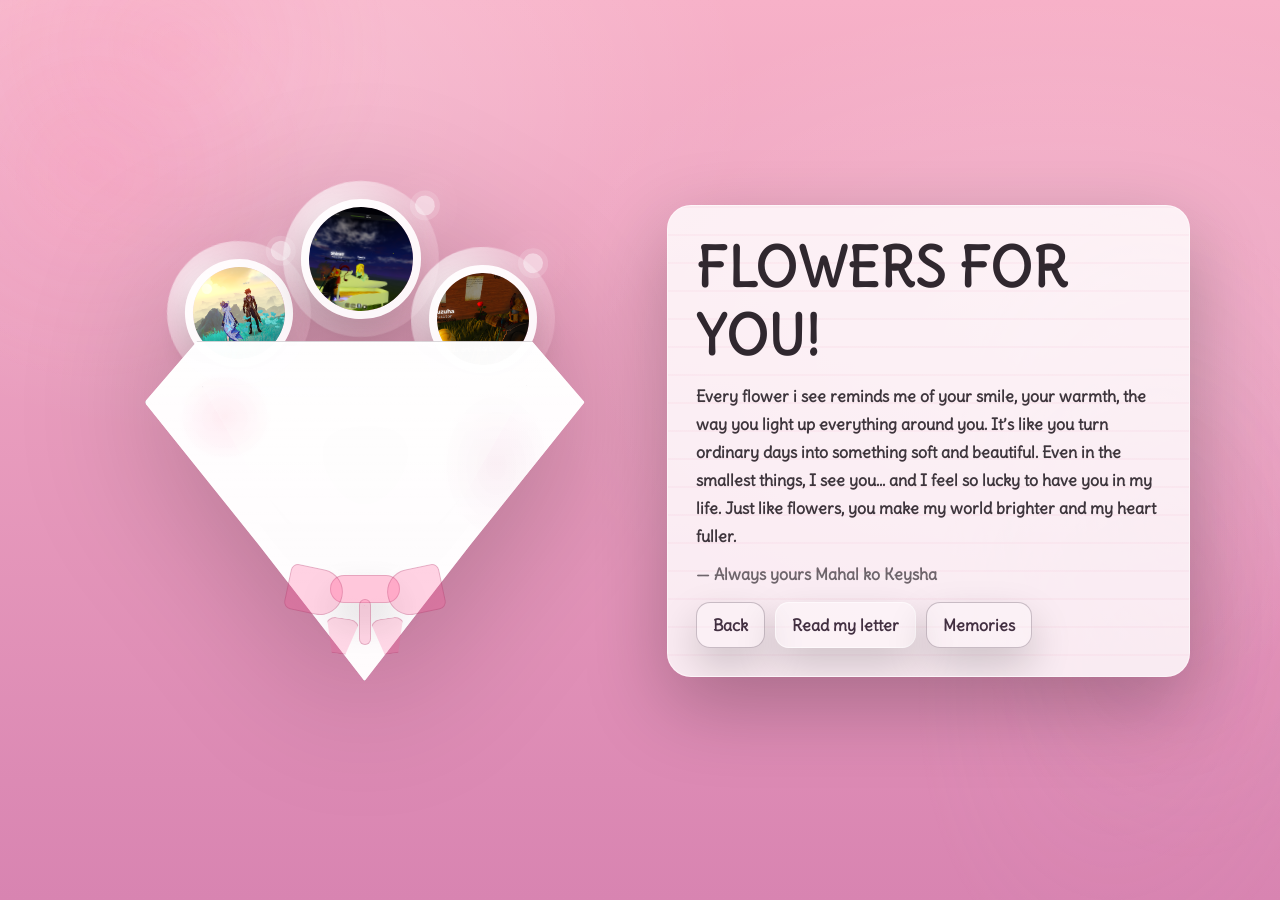
<file: gift.html>
<!doctype html>
<html lang="en">
  <head>
    <meta charset="UTF-8" />
    <meta name="viewport" content="width=device-width, initial-scale=1.0" />
    <title>Flowers For You</title>
    <meta name="theme-color" content="#ff4d8d" />
    <link rel="preconnect" href="https://fonts.gstatic.com" crossorigin />
    <link href="https://fonts.googleapis.com/css2?family=Delius&display=swap" rel="stylesheet" />
    <link rel="stylesheet" href="theme.css" />
    <style>
      :root {
        --pink-1: #f7b1c8;
        --pink-2: #d884b1;
        --ink: rgba(25, 18, 25, 0.9);
        --muted: rgba(25, 18, 25, 0.62);
        --paper: rgba(255, 255, 255, 0.86);
        --stroke: rgba(60, 20, 45, 0.18);
      }

      * {
        box-sizing: border-box;
      }

      html,
      body {
        height: 100%;
      }

      body {
        margin: 0;
        font-family: Delius, system-ui, -apple-system, Segoe UI, Roboto, Arial, sans-serif;
        color: var(--ink);
        background:
          radial-gradient(900px 600px at 18% 10%, rgba(255, 255, 255, 0.22), transparent 58%),
          radial-gradient(900px 600px at 82% 38%, rgba(255, 255, 255, 0.18), transparent 58%),
          linear-gradient(180deg, var(--pink-1), var(--pink-2));
        overflow-x: hidden;
      }

      .page {
        position: relative;
        z-index: 1;
        min-height: 100svh;
        display: grid;
        place-items: center;
        padding: 26px 18px 44px;
      }

      .wrap {
        width: min(1100px, 100%);
        display: grid;
        grid-template-columns: 1.05fr 1fr;
        gap: clamp(16px, 2.8vw, 28px);
        align-items: center;
      }

      .bouquet-panel {
        display: grid;
        place-items: center;
        padding-top: 0;
      }

      .bouquet {
        width: min(440px, 100%);
        position: relative;
        filter: drop-shadow(0 26px 70px rgba(0, 0, 0, 0.22));
        animation: sway 3.6s ease-in-out infinite;
      }

      @keyframes sway {
        0% {
          transform: rotate(-0.6deg) translateY(0);
        }
        50% {
          transform: rotate(0.9deg) translateY(-3px);
        }
        100% {
          transform: rotate(-0.6deg) translateY(0);
        }
      }

      .flowers {
        position: absolute;
        left: 50%;
        top: -28px;
        transform: translateX(-50%);
        width: 100%;
        height: 260px;
        pointer-events: none;
      }

      .flower {
        position: absolute;
        width: 108px;
        height: 108px;
      }

      .flower::before {
        content: "";
        position: absolute;
        inset: -18px;
        border-radius: 999px;
        background:
          radial-gradient(circle at 30% 30%, rgba(255, 255, 255, 0.95), rgba(255, 255, 255, 0.35) 55%,
            rgba(255, 255, 255, 0.12) 100%),
          radial-gradient(circle at 70% 60%, rgba(255, 77, 141, 0.25), transparent 55%);
        opacity: 0.85;
        filter: blur(0.2px);
      }

      .flower .pic {
        position: absolute;
        inset: 0;
        width: 100%;
        height: 100%;
        border-radius: 999px;
        object-fit: cover;
        border: 8px solid rgba(255, 255, 255, 0.9);
        box-shadow: 0 18px 36px rgba(0, 0, 0, 0.16);
      }

      .flower .spark {
        position: absolute;
        right: -8px;
        top: -10px;
        width: 20px;
        height: 20px;
        border-radius: 999px;
        background: rgba(255, 255, 255, 0.8);
        box-shadow:
          0 0 0 5px rgba(255, 255, 255, 0.22),
          0 0 28px rgba(255, 255, 255, 0.35);
        opacity: 0.65;
        animation: twinkle 2.6s ease-in-out infinite;
      }

      @keyframes twinkle {
        0% {
          transform: scale(0.9);
          opacity: 0.45;
        }
        50% {
          transform: scale(1.05);
          opacity: 0.9;
        }
        100% {
          transform: scale(0.9);
          opacity: 0.45;
        }
      }

      /* Paper wrap */
      .wrap-paper {
        position: relative;
        margin-top: 140px;
        height: 340px;
      }

      .paper {
        position: absolute;
        left: 50%;
        top: 0;
        transform: translateX(-50%);
        width: 100%;
        height: 100%;
        background: rgba(255, 255, 255, 0.92);
        border: 1px solid rgba(40, 20, 40, 0.16);
        border-radius: 26px;
        clip-path: polygon(12% 0%, 88% 0%, 100% 18%, 74% 60%, 50% 100%, 26% 60%, 0% 18%);
      }

      .paper::before {
        content: "";
        position: absolute;
        inset: 0;
        border-radius: 26px;
        background:
          radial-gradient(closest-side at 18% 22%, rgba(255, 77, 141, 0.12), transparent 60%),
          radial-gradient(closest-side at 80% 36%, rgba(216, 132, 177, 0.12), transparent 62%),
          linear-gradient(180deg, rgba(255, 255, 255, 0.88), rgba(255, 255, 255, 0.72));
        opacity: 0.9;
        pointer-events: none;
      }

      .paper-fold {
        position: absolute;
        left: 50%;
        top: 20px;
        transform: translateX(-50%);
        width: 74%;
        height: 72%;
        background: rgba(255, 255, 255, 0.4);
        border: 1px dashed rgba(40, 20, 40, 0.16);
        border-radius: 22px;
        clip-path: polygon(0% 10%, 100% 10%, 82% 52%, 50% 100%, 18% 52%);
        opacity: 0.55;
      }

      /* Ribbon */
      .ribbon {
        position: absolute;
        left: 50%;
        bottom: 44px;
        transform: translateX(-50%);
        width: 200px;
        height: 84px;
        pointer-events: none;
      }

      .bow {
        position: absolute;
        left: 50%;
        top: 22px;
        transform: translateX(-50%);
        width: 70px;
        height: 28px;
        background: rgba(255, 77, 141, 0.3);
        border: 1px solid rgba(140, 40, 85, 0.22);
        border-radius: 999px;
        box-shadow: 0 18px 36px rgba(0, 0, 0, 0.14);
      }

      .bow::before,
      .bow::after {
        content: "";
        position: absolute;
        width: 54px;
        height: 44px;
        top: -8px;
        background: rgba(255, 77, 141, 0.24);
        border: 1px solid rgba(140, 40, 85, 0.22);
        border-radius: 14px 44px 44px 14px;
      }

      .bow::before {
        left: -44px;
        transform: rotate(12deg);
      }

      .bow::after {
        right: -44px;
        transform: rotate(-12deg);
        border-radius: 44px 14px 14px 44px;
      }

      .tail {
        position: absolute;
        left: 50%;
        top: 46px;
        transform: translateX(-50%);
        width: 12px;
        height: 46px;
        background: rgba(255, 77, 141, 0.22);
        border: 1px solid rgba(140, 40, 85, 0.22);
        border-radius: 12px;
      }

      .tail::before,
      .tail::after {
        content: "";
        position: absolute;
        top: 18px;
        width: 32px;
        height: 34px;
        background: rgba(255, 77, 141, 0.2);
        border: 1px solid rgba(140, 40, 85, 0.22);
        border-radius: 10px;
        clip-path: polygon(0 0, 100% 0, 70% 100%, 30% 100%);
      }

      .tail::before {
        left: -36px;
        transform: rotate(8deg);
      }

      .tail::after {
        right: -36px;
        transform: rotate(-8deg);
      }

      /* Right panel */
      .text-panel {
        width: 100%;
      }

      .card {
        background: rgba(255, 255, 255, 0.82);
        border: 1px solid rgba(255, 255, 255, 0.42);
        border-radius: 24px;
        box-shadow: 0 28px 80px rgba(0, 0, 0, 0.25);
        padding: clamp(18px, 2.8vw, 28px);
        position: relative;
        overflow: hidden;
      }

      .card::before {
        content: "";
        position: absolute;
        inset: 0;
        background: repeating-linear-gradient(
          to bottom,
          rgba(225, 90, 140, 0.08),
          rgba(225, 90, 140, 0.08) 2px,
          transparent 2px,
          transparent 28px
        );
        opacity: 0.6;
        pointer-events: none;
      }

      .card-inner {
        position: relative;
      }

      .title {
        margin: 0;
        font-size: clamp(30px, 4.2vw, 60px);
        letter-spacing: 0.6px;
        text-transform: uppercase;
        font-weight: 900;
      }

      .message {
        margin: 12px 0 0;
        font-weight: 800;
        line-height: 1.75;
        color: rgba(25, 18, 25, 0.84);
        max-width: 56ch;
      }

      .sig {
        margin: 14px 0 0;
        color: var(--muted);
        font-weight: 900;
      }

      .btn-row {
        position: relative;
        margin-top: 18px;
        display: flex;
        gap: 10px;
        flex-wrap: wrap;
      }

      .btn {
        font-weight: 900;
      }

      .btn.primary {
        background: rgba(255, 255, 255, 0.34);
        border-color: rgba(255, 255, 255, 0.55);
        animation: pulse 1.9s ease-in-out infinite;
      }

      @keyframes pulse {
        0% {
          transform: translateY(0);
        }
        50% {
          transform: translateY(-1px);
        }
        100% {
          transform: translateY(0);
        }
      }

      @media (max-width: 940px) {
        .wrap {
          grid-template-columns: 1fr;
        }
        .bouquet {
          width: min(420px, 92vw);
        }

        .bouquet-panel {
          padding-top: 0;
        }
      }
    </style>
  </head>
  <body data-vfx="petals" data-vfx-count="18" data-theme-ready="0">
    <main class="page" role="main">
      <div class="wrap" aria-label="Gift layout">
        <section class="bouquet-panel" aria-label="Bouquet">
          <div class="bouquet" aria-label="Flowers bouquet">
            <div class="flowers" aria-hidden="true">
              <div class="flower" style="left: 40px; top: 86px; transform: rotate(-10deg)">
                <img class="pic" src="image/Genshin_Impact_4_12_2024_10_33_40_AM.png" alt="" />
                <span class="spark" aria-hidden="true"></span>
              </div>
              <div class="flower" style="left: 156px; top: 26px; transform: rotate(6deg); width: 120px; height: 120px">
                <img class="pic" src="image/RobloxScreenShot20250606_194949271-1.png" alt="" />
                <span class="spark" aria-hidden="true"></span>
              </div>
              <div class="flower" style="left: 284px; top: 92px; transform: rotate(-2deg)">
                <img class="pic" src="image/RobloxScreenShot20250606_184043234-1.png" alt="" />
                <span class="spark" aria-hidden="true"></span>
              </div>
            </div>

            <div class="wrap-paper" aria-hidden="true">
              <div class="paper"></div>
              <div class="paper-fold"></div>
              <div class="ribbon">
                <div class="bow"></div>
                <div class="tail"></div>
              </div>
            </div>
          </div>
        </section>

        <section class="text-panel" aria-label="Gift message">
          <div class="card">
            <div class="card-inner">
              <h1 class="title">Flowers for you!</h1>
              <p class="message">
                Every flower i see reminds me of your smile, your warmth, the way you light up everything around you.
                It’s like you turn ordinary days into something soft and beautiful.
                Even in the smallest things, I see you… and I feel so lucky to have you in my life.
                Just like flowers, you make my world brighter and my heart fuller.
              </p>
              <p class="sig">— Always yours Mahal ko Keysha</p>

              <div class="btn-row" aria-label="Navigation">
                <a class="v-btn btn" href="anniversary.html">Back</a>
                <a class="v-btn btn primary" href="valentines.html">Read my letter</a>
                <a class="v-btn btn" href="memories.html">Memories</a>
              </div>
            </div>
          </div>
        </section>
      </div>
    </main>

    <script src="theme.js"></script>
  </body>
</html>
</file>
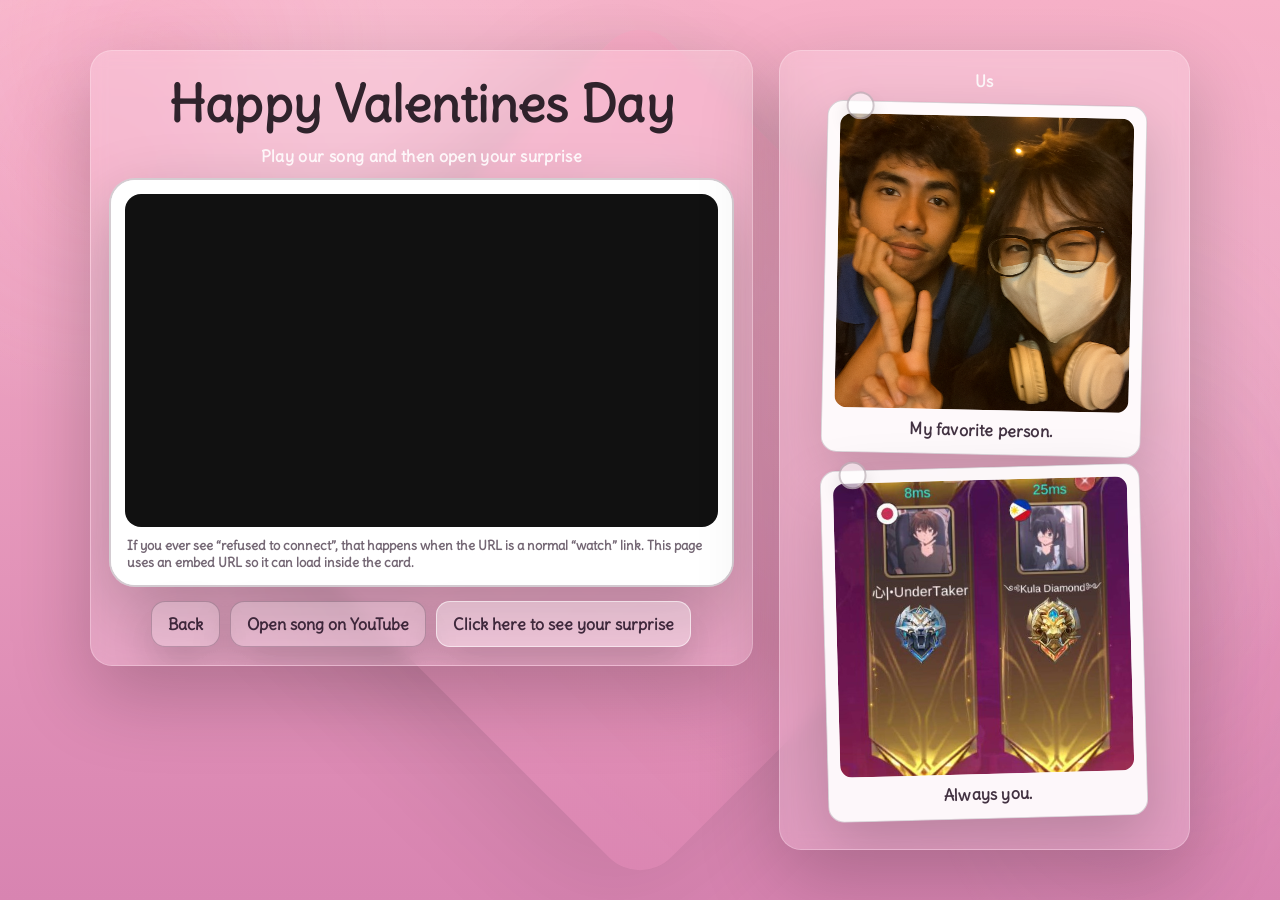
<file: lovesong.html>
<!doctype html>
<html lang="en">
  <head>
    <meta charset="UTF-8" />
    <meta name="viewport" content="width=device-width, initial-scale=1.0" />
    <title>Love Song</title>
    <meta name="theme-color" content="#ff4d8d" />
    <link rel="preconnect" href="https://fonts.gstatic.com" crossorigin />
    <link href="https://fonts.googleapis.com/css2?family=Delius&display=swap" rel="stylesheet" />
    <link rel="stylesheet" href="theme.css" />
    <style>
      :root {
        --pink-1: #f7b1c8;
        --pink-2: #d884b1;
        --ink: rgba(25, 18, 25, 0.9);
        --muted: rgba(25, 18, 25, 0.6);
        --stroke: rgba(60, 20, 45, 0.18);
      }

      * {
        box-sizing: border-box;
      }

      html,
      body {
        height: 100%;
      }

      body {
        margin: 0;
        font-family: Delius, system-ui, -apple-system, Segoe UI, Roboto, Arial, sans-serif;
        color: var(--ink);
        background:
          radial-gradient(900px 600px at 18% 10%, rgba(255, 255, 255, 0.22), transparent 58%),
          radial-gradient(900px 600px at 82% 38%, rgba(255, 255, 255, 0.18), transparent 58%),
          linear-gradient(180deg, var(--pink-1), var(--pink-2));
        /* Allow vertical scrolling (mobile content can be taller than the viewport) */
        overflow-x: hidden;
        overflow-y: auto;
        -webkit-overflow-scrolling: touch;
      }

      /* Big soft heart in the background (subtle) */
      .bg-heart {
        position: fixed;
        inset: 0;
        pointer-events: none;
        display: grid;
        place-items: center;
        z-index: 0;
        opacity: 0.6;
      }

      .bg-heart::before {
        content: "";
        width: min(80vmin, 620px);
        height: min(80vmin, 620px);
        transform: rotate(45deg);
        border-radius: 44px;
        background:
          radial-gradient(closest-side at 25% 25%, rgba(255, 255, 255, 0.35), rgba(255, 255, 255, 0.08) 62%,
            rgba(255, 255, 255, 0.05) 100%),
          linear-gradient(180deg, rgba(255, 77, 141, 0.18), rgba(255, 77, 141, 0.06));
        box-shadow: 0 35px 120px rgba(0, 0, 0, 0.18);
        animation: heartBreathe 2.9s ease-in-out infinite;
      }

      @keyframes heartBreathe {
        0% {
          transform: rotate(45deg) scale(1);
        }
        50% {
          transform: rotate(45deg) scale(1.02);
        }
        100% {
          transform: rotate(45deg) scale(1);
        }
      }


      .page {
        position: relative;
        z-index: 1;
        min-height: 100svh;
        display: grid;
        place-items: center;
        padding: 24px 18px;
      }

      .wrap {
        width: min(1100px, 100%);
        display: grid;
        grid-template-columns: 1.45fr 0.9fr;
        gap: clamp(14px, 2.6vw, 26px);
        align-items: start;
      }

      .panel {
        background: rgba(255, 255, 255, 0.18);
        border: 1px solid rgba(255, 255, 255, 0.24);
        border-radius: 22px;
        box-shadow: 0 28px 80px rgba(0, 0, 0, 0.22);
        backdrop-filter: blur(8px);
        overflow: hidden;
      }

      /* Left: YouTube player card (like screenshot) */
      .player-card {
        padding: 18px;
        position: relative;
      }

      .headline {
        margin: 4px 0 10px;
        font-size: clamp(28px, 4.2vw, 50px);
        letter-spacing: 0.3px;
        text-align: center;
      }

      .sub {
        margin: 0 0 12px;
        color: rgba(255, 255, 255, 0.88);
        font-weight: 800;
        letter-spacing: 0.35px;
        text-align: center;
      }

      .screen {
        background: rgba(255, 255, 255, 0.92);
        border: 2px solid rgba(40, 20, 40, 0.2);
        border-radius: 26px;
        box-shadow: 0 26px 70px rgba(0, 0, 0, 0.22);
        overflow: hidden;
      }

      .screen-inner {
        background: rgba(255, 255, 255, 0.98);
        padding: 14px;
      }

      .yt {
        width: 100%;
        aspect-ratio: 16 / 9;
        border: 0;
        display: block;
        border-radius: 16px;
        background: #111;
      }

      .yt-note {
        margin: 10px 2px 0;
        color: rgba(40, 20, 40, 0.65);
        font-weight: 900;
        font-size: 13px;
      }

      .btn-row {
        display: flex;
        gap: 10px;
        justify-content: center;
        flex-wrap: wrap;
        margin-top: 14px;
      }

      .btn {
        font-weight: 900;
      }

      /* Right: pinned photo strip */
      .side {
        padding: 18px 16px;
      }

      .pin-title {
        margin: 2px 0 12px;
        text-align: center;
        font-weight: 900;
        letter-spacing: 0.25px;
        color: rgba(255, 255, 255, 0.9);
      }

      .polaroid {
        position: relative;
        background: rgba(255, 255, 255, 0.92);
        border: 1px solid rgba(40, 20, 40, 0.18);
        border-radius: 16px;
        box-shadow: 0 22px 60px rgba(0, 0, 0, 0.18);
        padding: 12px 12px 14px;
        margin: 12px auto;
        max-width: 320px;
      }

      .polaroid:nth-child(2) {
        transform: rotate(1.2deg);
      }

      .polaroid:nth-child(3) {
        transform: rotate(-1.5deg);
      }

      .clip {
        position: absolute;
        left: 18px;
        top: -10px;
        width: 28px;
        height: 28px;
        border-radius: 999px;
        border: 2px solid rgba(50, 20, 40, 0.24);
        background: rgba(255, 255, 255, 0.65);
        box-shadow: 0 10px 18px rgba(0, 0, 0, 0.12);
      }

      .polaroid img {
        width: 100%;
        aspect-ratio: 1 / 1;
        object-fit: cover;
        display: block;
        border-radius: 12px;
      }

      .cap {
        margin: 10px 2px 0;
        font-weight: 900;
        color: rgba(35, 18, 35, 0.86);
        letter-spacing: 0.2px;
        text-align: center;
      }

      @media (max-width: 960px) {
        .wrap {
          grid-template-columns: 1fr;
        }

        /* Extra safety: ensure the centered layout doesn't prevent scroll on small screens */
        .page {
          place-items: start;
        }
      }
    </style>
  </head>
  <body data-vfx="hearts" data-vfx-count="16" data-theme-ready="0">
    <div class="bg-heart" aria-hidden="true"></div>

    <main class="page" role="main">
      <div class="wrap" aria-label="Love song layout">
        <section class="panel player-card" aria-label="Music player">
          <h1 class="headline">Happy Valentines Day</h1>
          <p class="sub">Play our song and then open your surprise</p>

          <div class="screen" aria-label="YouTube screen">
            <div class="screen-inner">
              <!--
                IMPORTANT:
                Replace ONLY the video id inside the iframe URL below.
                Example:
                  src="https://www.youtube.com/embed/dQw4w9WgXcQ?..."

                If you want it to autoplay, YouTube usually requires mute=1.
              -->
              <iframe
                class="yt"
                title="Love song"
                src="https://www.youtube-nocookie.com/embed/3MFMBC2P8Oc?rel=0&modestbranding=1&playsinline=1"
                allow="accelerometer; autoplay; clipboard-write; encrypted-media; gyroscope; picture-in-picture; web-share"
                referrerpolicy="strict-origin-when-cross-origin"
                allowfullscreen
              ></iframe>

              <p class="yt-note">
                If you ever see “refused to connect”, that happens when the URL is a normal “watch” link.
                This page uses an <b>embed</b> URL so it can load inside the card.
              </p>
            </div>
          </div>

          <div class="btn-row">
            <a class="v-btn btn" href="anniversary.html">Back</a>
            <a
              class="v-btn btn"
              href="https://www.youtube.com/watch?v=3MFMBC2P8Oc"
              target="_blank"
              rel="noopener noreferrer"
              >Open song on YouTube</a
            >
            <a class="v-btn btn primary" href="surprise.html">Click here to see your surprise</a>
          </div>
        </section>

        <aside class="panel side" aria-label="Our photos">
          <div class="pin-title">Us</div>

          <div class="polaroid">
            <div class="clip" aria-hidden="true"></div>
            <img src="image/raw.png" alt="Our picture" loading="eager" />
            <div class="cap">My favorite person.</div>
          </div>

          <div class="polaroid">
            <div class="clip" aria-hidden="true"></div>
            <img src="image/Screenshot_20251103-213011.jpg" alt="Another picture of us" loading="lazy" />
            <div class="cap">Always you.</div>
          </div>
        </aside>
      </div>
    </main>

    <script src="theme.js"></script>
  </body>
</html>
</file>
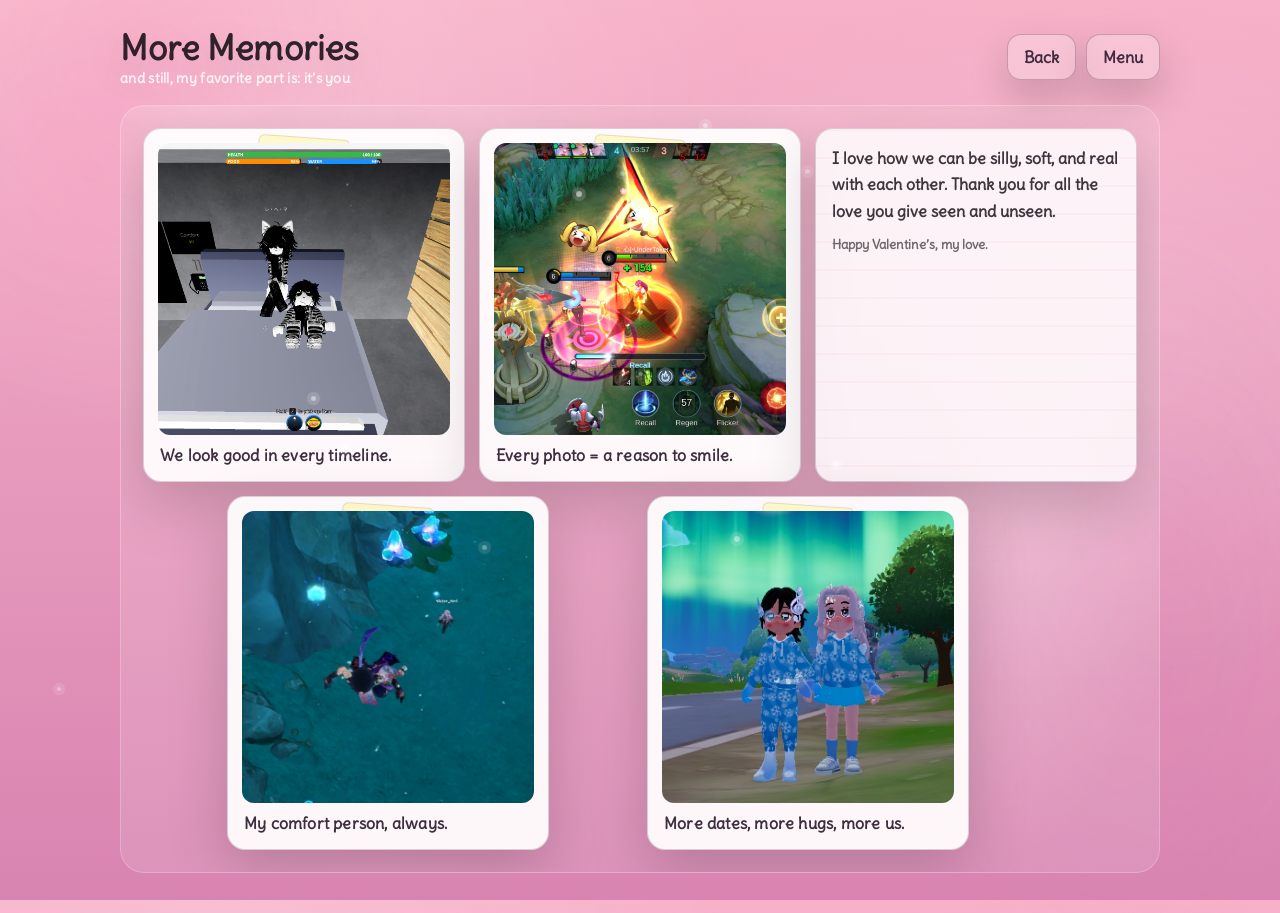
<file: memories-2.html>
<!doctype html>
<html lang="en">
  <head>
    <meta charset="UTF-8" />
    <meta name="viewport" content="width=device-width, initial-scale=1.0" />
    <title>More Memories</title>
    <meta name="theme-color" content="#ff4d8d" />
    <link rel="preconnect" href="https://fonts.gstatic.com" crossorigin />
    <link href="https://fonts.googleapis.com/css2?family=Delius&display=swap" rel="stylesheet" />
    <link rel="stylesheet" href="theme.css" />
    <style>
      :root {
        --pink-1: #f7b1c8;
        --pink-2: #d884b1;
        --paper: rgba(255, 255, 255, 0.86);
        --ink: rgba(25, 18, 25, 0.9);
        --muted: rgba(25, 18, 25, 0.62);
        --stroke: rgba(60, 20, 45, 0.18);
      }

      * {
        box-sizing: border-box;
      }

      html,
      body {
        height: 100%;
      }

      body {
        margin: 0;
        font-family: Delius, system-ui, -apple-system, Segoe UI, Roboto, Arial, sans-serif;
        color: var(--ink);
        background:
          radial-gradient(900px 600px at 18% 10%, rgba(255, 255, 255, 0.22), transparent 58%),
          radial-gradient(900px 600px at 82% 38%, rgba(255, 255, 255, 0.18), transparent 58%),
          linear-gradient(180deg, var(--pink-1), var(--pink-2));
        overflow-x: hidden;
      }

      .page {
        position: relative;
        z-index: 1;
        min-height: 100svh;
        padding: 26px 18px 40px;
      }

      .topbar {
        width: min(1040px, 100%);
        margin: 0 auto 18px;
        display: flex;
        align-items: center;
        justify-content: space-between;
        gap: 12px;
      }

      .title {
        margin: 0;
        font-size: clamp(22px, 3.2vw, 34px);
        letter-spacing: 0.2px;
        text-shadow: 0 14px 40px rgba(0, 0, 0, 0.18);
      }

      .subtitle {
        margin: 0;
        color: rgba(255, 255, 255, 0.85);
        font-weight: 700;
        letter-spacing: 0.3px;
        font-size: 14px;
      }

      .actions {
        display: flex;
        gap: 10px;
        align-items: center;
        flex-wrap: wrap;
        justify-content: flex-end;
      }

      .btn {
        display: inline-flex;
        align-items: center;
        justify-content: center;
        padding: 10px 14px;
        border-radius: 14px;
        border: 1px solid rgba(40, 20, 40, 0.24);
        background: rgba(255, 255, 255, 0.2);
        color: rgba(40, 20, 40, 0.88);
        font-weight: 800;
        text-decoration: none;
        box-shadow: 0 18px 40px rgba(0, 0, 0, 0.18);
        backdrop-filter: blur(6px);
      }
      .btn:hover {
        background: rgba(255, 255, 255, 0.28);
      }

      .board {
        width: min(1040px, 100%);
        margin: 0 auto;
        background: rgba(255, 255, 255, 0.12);
        border: 1px solid rgba(255, 255, 255, 0.22);
        border-radius: 24px;
        padding: clamp(14px, 2.4vw, 22px);
        position: relative;
        overflow: hidden;
      }

      .board::before {
        content: "";
        position: absolute;
        inset: -140px;
        background:
          radial-gradient(closest-side at 12% 15%, rgba(255, 255, 255, 0.25), transparent 62%),
          radial-gradient(closest-side at 80% 50%, rgba(255, 255, 255, 0.16), transparent 60%),
          radial-gradient(closest-side at 50% 92%, rgba(255, 255, 255, 0.18), transparent 64%);
        transform: rotate(8deg);
        pointer-events: none;
      }

      .grid {
        position: relative;
        display: grid;
        grid-template-columns: repeat(12, minmax(0, 1fr));
        grid-auto-rows: 32px;
        gap: 14px;
        z-index: 1;
      }

      .piece {
        border-radius: 18px;
        border: 1px solid var(--stroke);
        background: var(--paper);
        box-shadow: 0 22px 60px rgba(0, 0, 0, 0.18);
        position: relative;
        overflow: hidden;
        transform: translateY(10px);
        opacity: 0;
        animation: popIn 620ms ease forwards;
        transition: transform 180ms cubic-bezier(0.2, 0.8, 0.2, 1), box-shadow 180ms cubic-bezier(0.2, 0.8, 0.2, 1);
        will-change: transform;
      }

      .piece:hover {
        transform: translateY(-2px) rotate(-0.15deg);
        box-shadow: 0 28px 80px rgba(0, 0, 0, 0.22);
      }
      .piece:nth-child(2) {
        animation-delay: 110ms;
      }
      .piece:nth-child(3) {
        animation-delay: 180ms;
      }
      .piece:nth-child(4) {
        animation-delay: 260ms;
      }
      .piece:nth-child(5) {
        animation-delay: 340ms;
      }

      @keyframes popIn {
        to {
          transform: translateY(0);
          opacity: 1;
        }
      }

      .polaroid {
        padding: 14px 14px 16px;
        background: rgba(255, 255, 255, 0.92);
      }

      .polaroid .img {
        width: 100%;
        aspect-ratio: 1 / 1;
        object-fit: cover;
        border-radius: 12px;
        display: block;
        filter: contrast(1.02) saturate(1.05);
      }

      .polaroid .cap {
        margin: 10px 2px 0;
        font-weight: 800;
        letter-spacing: 0.2px;
        color: rgba(35, 18, 35, 0.88);
      }

      .tape {
        position: absolute;
        width: 92px;
        height: 22px;
        background: rgba(255, 246, 160, 0.55);
        border: 1px solid rgba(60, 20, 45, 0.12);
        top: 8px;
        left: 50%;
        transform: translateX(-50%) rotate(4deg);
        border-radius: 6px;
      }

      .note {
        padding: 16px 16px 14px;
        background: rgba(255, 255, 255, 0.82);
      }

      .note::before {
        content: "";
        position: absolute;
        inset: 0;
        background: repeating-linear-gradient(
          to bottom,
          rgba(225, 90, 140, 0.08),
          rgba(225, 90, 140, 0.08) 2px,
          transparent 2px,
          transparent 28px
        );
        opacity: 0.65;
        pointer-events: none;
      }

      .note p {
        position: relative;
        margin: 0;
        line-height: 1.65;
        color: rgba(25, 18, 25, 0.84);
        font-weight: 700;
      }

      .note .small {
        margin-top: 10px;
        color: var(--muted);
        font-size: 13px;
        font-weight: 800;
      }

      .p1 {
        grid-column: 1 / span 4;
        grid-row: 1 / span 8;
        transform: rotate(1.8deg) translateY(10px);
      }
      .p2 {
        grid-column: 5 / span 4;
        grid-row: 1 / span 8;
        transform: rotate(-1.4deg) translateY(10px);
      }
      .n1 {
        grid-column: 9 / span 4;
        grid-row: 1 / span 8;
      }
      .p3 {
        grid-column: 2 / span 4;
        grid-row: 9 / span 8;
        transform: rotate(-2.2deg) translateY(10px);
      }
      .p4 {
        grid-column: 7 / span 4;
        grid-row: 9 / span 8;
        transform: rotate(2.2deg) translateY(10px);
      }

      @media (max-width: 940px) {
        .topbar {
          flex-direction: column;
          align-items: flex-start;
        }
        .actions {
          width: 100%;
          justify-content: flex-start;
        }
        .grid {
          grid-template-columns: 1fr;
          grid-auto-rows: auto;
        }
        .p1,
        .p2,
        .n1,
        .p3,
        .p4 {
          grid-column: auto;
          grid-row: auto;
          transform: none;
        }
      }
    </style>
  </head>
  <body data-vfx="sparkles" data-vfx-count="12" data-theme-ready="0">
    <main class="page" role="main">
      <header class="topbar" aria-label="More memories header">
        <div>
          <h1 class="title">More Memories</h1>
          <p class="subtitle">and still, my favorite part is: it’s you</p>
        </div>

        <nav class="actions" aria-label="Page actions">
          <a class="v-btn btn" href="memories.html">Back</a>
          <a class="v-btn btn" href="anniversary.html">Menu</a>
        </nav>
      </header>

      <section class="board" aria-label="More memory board">
        <div class="grid">
          <article class="piece polaroid p1">
            <div class="tape" aria-hidden="true"></div>
            <img
              class="img"
              src="image/Screenshot_390.png"
              alt="Another moment together"
              loading="eager"
            />
            <div class="cap">We look good in every timeline.</div>
          </article>

          <article class="piece polaroid p2">
            <div class="tape" aria-hidden="true"></div>
            <img
              class="img"
              src="image/Screenshot_20250805-203025.jpg"
              alt="A sweet memory"
              loading="lazy"
            />
            <div class="cap">Every photo = a reason to smile.</div>
          </article>

          <article class="piece note n1">
            <p>
              I love how we can be silly, soft, and real with each other. Thank you for all the love you
              give seen and unseen.
            </p>
            <p class="small">Happy Valentine’s, my love.</p>
          </article>

          <article class="piece polaroid p3">
            <div class="tape" aria-hidden="true"></div>
            <img
              class="img"
              src="image/Screenshot_20240503-171303.jpg"
              alt="A cute picture"
              loading="lazy"
            />
            <div class="cap">My comfort person, always.</div>
          </article>

          <article class="piece polaroid p4">
            <div class="tape" aria-hidden="true"></div>
            <img
              class="img"
              src="image/134144331539372936_1452_817_1769984760809.jpg"
              alt="Another cute picture"
              loading="lazy"
            />
            <div class="cap">More dates, more hugs, more us.</div>
          </article>
        </div>
      </section>
    </main>

    <script src="theme.js"></script>
  </body>
</html>
</file>
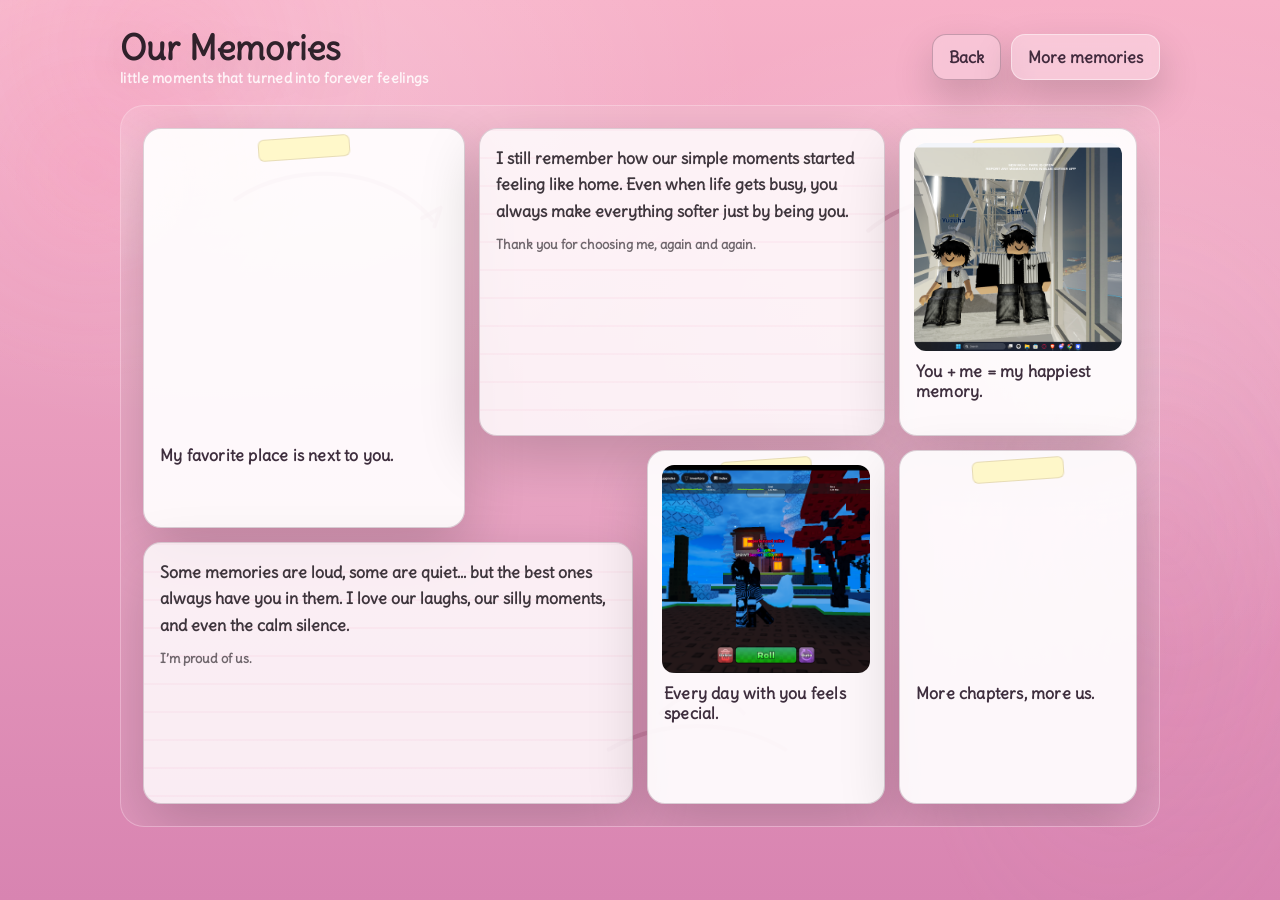
<file: memories.html>
<!doctype html>
<html lang="en">
  <head>
    <meta charset="UTF-8" />
    <meta name="viewport" content="width=device-width, initial-scale=1.0" />
    <title>Our Memories</title>
    <meta name="theme-color" content="#ff4d8d" />
    <link rel="preconnect" href="https://fonts.gstatic.com" crossorigin />
    <link href="https://fonts.googleapis.com/css2?family=Delius&display=swap" rel="stylesheet" />
    <link rel="stylesheet" href="theme.css" />
    <style>
      :root {
        --pink-1: #f7b1c8;
        --pink-2: #d884b1;
        --paper: rgba(255, 255, 255, 0.86);
        --ink: rgba(25, 18, 25, 0.9);
        --muted: rgba(25, 18, 25, 0.62);
        --stroke: rgba(60, 20, 45, 0.18);
      }

      * {
        box-sizing: border-box;
      }

      html,
      body {
        height: 100%;
      }

      body {
        margin: 0;
        font-family: Delius, system-ui, -apple-system, Segoe UI, Roboto, Arial, sans-serif;
        color: var(--ink);
        background:
          radial-gradient(900px 600px at 18% 10%, rgba(255, 255, 255, 0.22), transparent 58%),
          radial-gradient(900px 600px at 82% 38%, rgba(255, 255, 255, 0.18), transparent 58%),
          linear-gradient(180deg, var(--pink-1), var(--pink-2));
        overflow-x: hidden;
      }

      .page {
        position: relative;
        z-index: 1;
        min-height: 100svh;
        padding: 26px 18px 40px;
      }

      .topbar {
        width: min(1040px, 100%);
        margin: 0 auto 18px;
        display: flex;
        align-items: center;
        justify-content: space-between;
        gap: 12px;
      }

      .title {
        margin: 0;
        font-size: clamp(22px, 3.2vw, 34px);
        letter-spacing: 0.2px;
        text-shadow: 0 14px 40px rgba(0, 0, 0, 0.18);
      }

      .subtitle {
        margin: 0;
        color: rgba(255, 255, 255, 0.85);
        font-weight: 700;
        letter-spacing: 0.3px;
        font-size: 14px;
      }

      .actions {
        display: flex;
        gap: 10px;
        align-items: center;
        flex-wrap: wrap;
        justify-content: flex-end;
      }

      .btn {
        display: inline-flex;
        align-items: center;
        justify-content: center;
        padding: 10px 14px;
        border-radius: 14px;
        border: 1px solid rgba(40, 20, 40, 0.24);
        background: rgba(255, 255, 255, 0.2);
        color: rgba(40, 20, 40, 0.88);
        font-weight: 800;
        text-decoration: none;
        box-shadow: 0 18px 40px rgba(0, 0, 0, 0.18);
        backdrop-filter: blur(6px);
      }
      .btn:hover {
        background: rgba(255, 255, 255, 0.28);
      }
      .btn.primary {
        background: rgba(255, 255, 255, 0.3);
        border-color: rgba(255, 255, 255, 0.45);
        animation: pulse 1.9s ease-in-out infinite;
      }
      @keyframes pulse {
        0% {
          transform: translateY(0);
          box-shadow: 0 18px 40px rgba(0, 0, 0, 0.18);
        }
        50% {
          transform: translateY(-1px);
          box-shadow: 0 22px 54px rgba(0, 0, 0, 0.22);
        }
        100% {
          transform: translateY(0);
          box-shadow: 0 18px 40px rgba(0, 0, 0, 0.18);
        }
      }

      .board {
        width: min(1040px, 100%);
        margin: 0 auto;
        background: rgba(255, 255, 255, 0.12);
        border: 1px solid rgba(255, 255, 255, 0.22);
        border-radius: 24px;
        padding: clamp(14px, 2.4vw, 22px);
        position: relative;
        overflow: hidden;
      }

      .board::before {
        content: "";
        position: absolute;
        inset: -140px;
        background:
          radial-gradient(closest-side at 12% 15%, rgba(255, 255, 255, 0.25), transparent 62%),
          radial-gradient(closest-side at 85% 40%, rgba(255, 255, 255, 0.16), transparent 60%),
          radial-gradient(closest-side at 42% 92%, rgba(255, 255, 255, 0.18), transparent 64%);
        transform: rotate(-8deg);
        pointer-events: none;
      }

      .grid {
        position: relative;
        display: grid;
        grid-template-columns: repeat(12, minmax(0, 1fr));
        grid-auto-rows: 32px;
        gap: 14px;
        z-index: 1;
      }

      .piece {
        border-radius: 18px;
        border: 1px solid var(--stroke);
        background: var(--paper);
        box-shadow: 0 22px 60px rgba(0, 0, 0, 0.18);
        position: relative;
        overflow: hidden;
        transform: translateY(10px);
        opacity: 0;
        animation: popIn 620ms ease forwards;
        transition: transform 180ms cubic-bezier(0.2, 0.8, 0.2, 1), box-shadow 180ms cubic-bezier(0.2, 0.8, 0.2, 1);
        will-change: transform;
      }

      .piece:hover {
        transform: translateY(-2px) rotate(0.2deg);
        box-shadow: 0 28px 80px rgba(0, 0, 0, 0.22);
      }
      .piece:nth-child(2) {
        animation-delay: 90ms;
      }
      .piece:nth-child(3) {
        animation-delay: 170ms;
      }
      .piece:nth-child(4) {
        animation-delay: 240ms;
      }
      .piece:nth-child(5) {
        animation-delay: 320ms;
      }
      .piece:nth-child(6) {
        animation-delay: 390ms;
      }

      @keyframes popIn {
        to {
          transform: translateY(0);
          opacity: 1;
        }
      }

      /* Polaroid */
      .polaroid {
        padding: 14px 14px 16px;
        background: rgba(255, 255, 255, 0.92);
      }

      .polaroid .img {
        width: 100%;
        aspect-ratio: 1 / 1;
        object-fit: cover;
        border-radius: 12px;
        display: block;
        filter: contrast(1.02) saturate(1.05);
      }

      .polaroid .cap {
        margin: 10px 2px 0;
        font-weight: 800;
        letter-spacing: 0.2px;
        color: rgba(35, 18, 35, 0.88);
      }

      .tape {
        position: absolute;
        width: 92px;
        height: 22px;
        background: rgba(255, 246, 160, 0.55);
        border: 1px solid rgba(60, 20, 45, 0.12);
        top: 8px;
        left: 50%;
        transform: translateX(-50%) rotate(-4deg);
        border-radius: 6px;
        filter: blur(0.1px);
      }

      /* Note / message */
      .note {
        padding: 16px 16px 14px;
        background: rgba(255, 255, 255, 0.82);
      }

      .note::before {
        content: "";
        position: absolute;
        inset: 0;
        background: repeating-linear-gradient(
          to bottom,
          rgba(225, 90, 140, 0.08),
          rgba(225, 90, 140, 0.08) 2px,
          transparent 2px,
          transparent 28px
        );
        opacity: 0.65;
        pointer-events: none;
      }

      .note p {
        position: relative;
        margin: 0;
        line-height: 1.65;
        color: rgba(25, 18, 25, 0.84);
        font-weight: 700;
      }

      .note .small {
        margin-top: 10px;
        color: var(--muted);
        font-size: 13px;
        font-weight: 800;
      }

      /* Layout positions (collage-like) */
      .p1 {
        grid-column: 1 / span 4;
        grid-row: 1 / span 9;
        transform: rotate(-2.5deg) translateY(10px);
      }
      .n1 {
        grid-column: 5 / span 5;
        grid-row: 1 / span 7;
      }
      .p2 {
        grid-column: 10 / span 3;
        grid-row: 1 / span 7;
        transform: rotate(2.2deg) translateY(10px);
      }
      .n2 {
        grid-column: 1 / span 6;
        grid-row: 10 / span 6;
      }
      .p3 {
        grid-column: 7 / span 3;
        grid-row: 8 / span 8;
        transform: rotate(-1.6deg) translateY(10px);
      }
      .p4 {
        grid-column: 10 / span 3;
        grid-row: 8 / span 8;
        transform: rotate(1.4deg) translateY(10px);
      }

      /* Doodles */
      .doodle {
        position: absolute;
        inset: 0;
        pointer-events: none;
        opacity: 0.65;
      }

      @media (max-width: 940px) {
        .topbar {
          flex-direction: column;
          align-items: flex-start;
        }
        .actions {
          width: 100%;
          justify-content: flex-start;
        }
        .grid {
          grid-template-columns: 1fr;
          grid-auto-rows: auto;
        }
        .p1,
        .n1,
        .p2,
        .n2,
        .p3,
        .p4 {
          grid-column: auto;
          grid-row: auto;
          transform: none;
        }
      }
    </style>
  </head>
  <body data-vfx="hearts" data-vfx-count="18" data-theme-ready="0">
    <main class="page" role="main">
      <header class="topbar" aria-label="Memories header">
        <div>
          <h1 class="title">Our Memories</h1>
          <p class="subtitle">little moments that turned into forever feelings</p>
        </div>

        <nav class="actions" aria-label="Page actions">
          <a class="v-btn btn" href="anniversary.html">Back</a>
          <a class="v-btn btn primary" href="memories-2.html">More memories</a>
        </nav>
      </header>

      <section class="board" aria-label="Memory board">
        <svg class="doodle" viewBox="0 0 1000 700" preserveAspectRatio="none" aria-hidden="true">
          <path
            d="M110 90 C170 50, 260 60, 300 110"
            fill="none"
            stroke="rgba(140, 40, 85, 0.45)"
            stroke-width="4"
            stroke-linecap="round"
          />
          <path
            d="M290 108 l18 -10 l-6 18"
            fill="none"
            stroke="rgba(140, 40, 85, 0.45)"
            stroke-width="4"
            stroke-linecap="round"
            stroke-linejoin="round"
          />
          <path
            d="M720 120 C780 70, 870 80, 910 130"
            fill="none"
            stroke="rgba(140, 40, 85, 0.35)"
            stroke-width="4"
            stroke-linecap="round"
          />
          <path
            d="M902 128 l18 -10 l-6 18"
            fill="none"
            stroke="rgba(140, 40, 85, 0.35)"
            stroke-width="4"
            stroke-linecap="round"
            stroke-linejoin="round"
          />
          <path
            d="M470 620 C520 590, 590 590, 640 620"
            fill="none"
            stroke="rgba(140, 40, 85, 0.28)"
            stroke-width="4"
            stroke-linecap="round"
          />
          <path
            d="M520 585 C545 560, 575 560, 600 585"
            fill="none"
            stroke="rgba(140, 40, 85, 0.28)"
            stroke-width="4"
            stroke-linecap="round"
          />
        </svg>

        <div class="grid">
          <article class="piece polaroid p1">
            <div class="tape" aria-hidden="true"></div>
            <video
              class="img"
              src="video/Roblox-2025-10-23T03_22_33.653Z.mp4"
              autoplay
              loop
              muted
              playsinline
              preload="metadata"
            ></video>
            <div class="cap">My favorite place is next to you.</div>
          </article>

          <article class="piece note n1">
            <p>
              I still remember how our simple moments started feeling like home. Even when life gets busy,
              you always make everything softer just by being you.
            </p>
            <p class="small">Thank you for choosing me, again and again.</p>
          </article>

          <article class="piece polaroid p2">
            <div class="tape" aria-hidden="true"></div>
            <img class="img" src="image/Screenshot_222.png" alt="A sweet photo of us" loading="lazy" />
            <div class="cap">You + me = my happiest memory.</div>
          </article>

          <article class="piece note n2">
            <p>
              Some memories are loud, some are quiet… but the best ones always have you in them.
              I love our laughs, our silly moments, and even the calm silence.
            </p>
            <p class="small">I’m proud of us.</p>
          </article>

          <article class="piece polaroid p3">
            <div class="tape" aria-hidden="true"></div>
            <img class="img" src="image/image-7.png" alt="A cute moment we shared" loading="lazy" />
            <div class="cap">Every day with you feels special.</div>
          </article>

          <article class="piece polaroid p4">
            <div class="tape" aria-hidden="true"></div>
            <video
              class="img"
              src="video/Roblox-2025-10-22T03_17_14.638Z.mp4"
              autoplay
              loop
              muted
              playsinline
              preload="metadata"
            ></video>
            <div class="cap">More chapters, more us.</div>
          </article>
        </div>
      </section>
    </main>

    <script src="theme.js"></script>
  </body>
</html>
</file>
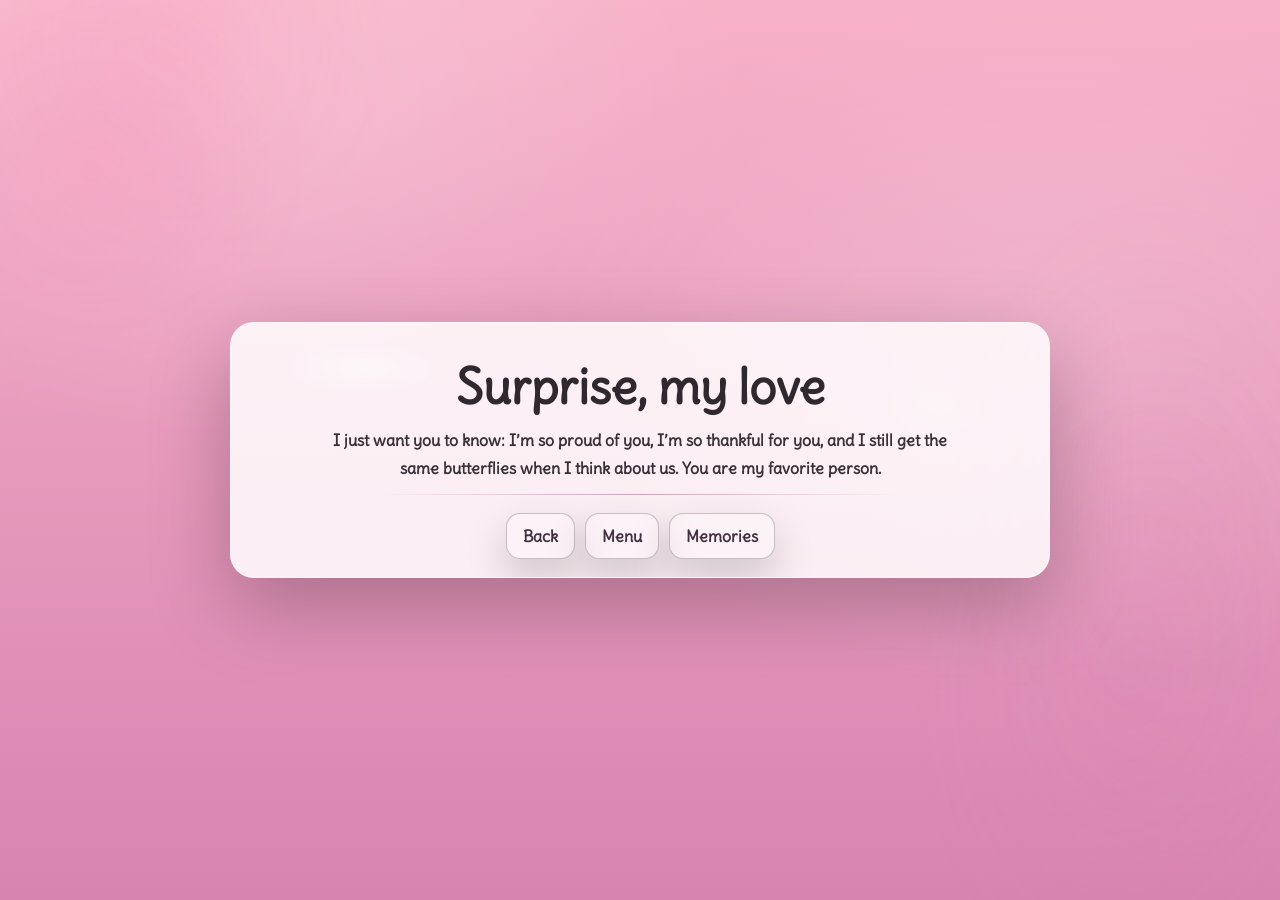
<file: surprise.html>
<!doctype html>
<html lang="en">
  <head>
    <meta charset="UTF-8" />
    <meta name="viewport" content="width=device-width, initial-scale=1.0" />
    <title>Your Surprise</title>
    <meta name="theme-color" content="#ff4d8d" />
    <link rel="preconnect" href="https://fonts.gstatic.com" crossorigin />
    <link href="https://fonts.googleapis.com/css2?family=Delius&display=swap" rel="stylesheet" />
    <link rel="stylesheet" href="theme.css" />
    <style>
      :root {
        --pink-1: #f7b1c8;
        --pink-2: #d884b1;
        --ink: rgba(25, 18, 25, 0.9);
        --muted: rgba(25, 18, 25, 0.62);
        --stroke: rgba(60, 20, 45, 0.18);
      }
      * {
        box-sizing: border-box;
      }
      html,
      body {
        height: 100%;
      }
      body {
        margin: 0;
        font-family: Delius, system-ui, -apple-system, Segoe UI, Roboto, Arial, sans-serif;
        background:
          radial-gradient(900px 600px at 18% 10%, rgba(255, 255, 255, 0.22), transparent 58%),
          radial-gradient(900px 600px at 82% 38%, rgba(255, 255, 255, 0.18), transparent 58%),
          linear-gradient(180deg, var(--pink-1), var(--pink-2));
        color: var(--ink);
        overflow-x: hidden;
      }

      .page {
        position: relative;
        z-index: 1;
        min-height: 100svh;
        display: grid;
        place-items: center;
        padding: 24px 18px;
      }

      .card {
        width: min(820px, 100%);
        background: rgba(255, 255, 255, 0.84);
        border: 1px solid rgba(255, 255, 255, 0.42);
        border-radius: 24px;
        box-shadow: 0 28px 80px rgba(0, 0, 0, 0.25);
        padding: 26px 18px 18px;
        text-align: center;
        position: relative;
        overflow: hidden;
      }

      .card::before {
        content: "";
        position: absolute;
        inset: 0;
        background:
          radial-gradient(closest-side at 16% 18%, rgba(255, 255, 255, 0.55), transparent 60%),
          radial-gradient(closest-side at 86% 32%, rgba(255, 255, 255, 0.28), transparent 58%),
          radial-gradient(closest-side at 50% 100%, rgba(255, 255, 255, 0.22), transparent 60%);
        opacity: 0.85;
        pointer-events: none;
      }

      .content {
        position: relative;
      }

      h1 {
        margin: 8px 0 10px;
        font-size: clamp(26px, 4vw, 48px);
      }

      .msg {
        margin: 0 auto;
        width: min(620px, 100%);
        line-height: 1.7;
        font-weight: 800;
        color: rgba(25, 18, 25, 0.86);
      }

      .small {
        margin: 12px 0 0;
        color: var(--muted);
        font-weight: 900;
        font-size: 13px;
      }

      .btn-row {
        display: flex;
        gap: 10px;
        justify-content: center;
        flex-wrap: wrap;
        margin-top: 18px;
      }

      .btn {
        font-weight: 900;
      }

      .heartline {
        margin: 12px auto 0;
        width: min(520px, 100%);
        height: 1px;
        background: linear-gradient(90deg, transparent, rgba(140, 40, 85, 0.38), transparent);
      }
    </style>
  </head>
  <body data-vfx="confetti" data-vfx-count="20" data-theme-ready="0">
    <main class="page" role="main">
      <section class="card" aria-label="Surprise">
        <div class="content">
          <h1>Surprise, my love</h1>
          <p class="msg">
            I just want you to know: I’m so proud of you, I’m so thankful for you, and I still get the same
            butterflies when I think about us. You are my favorite person.
          </p>
          <div class="heartline" aria-hidden="true"></div>
          <p class="small"></p>

          <div class="btn-row">
            <a class="v-btn btn" href="lovesong.html">Back</a>
            <a class="v-btn btn" href="anniversary.html">Menu</a>
            <a class="v-btn btn" href="memories.html">Memories</a>
          </div>
        </div>
      </section>
    </main>

    <script src="theme.js"></script>
  </body>
</html>
</file>
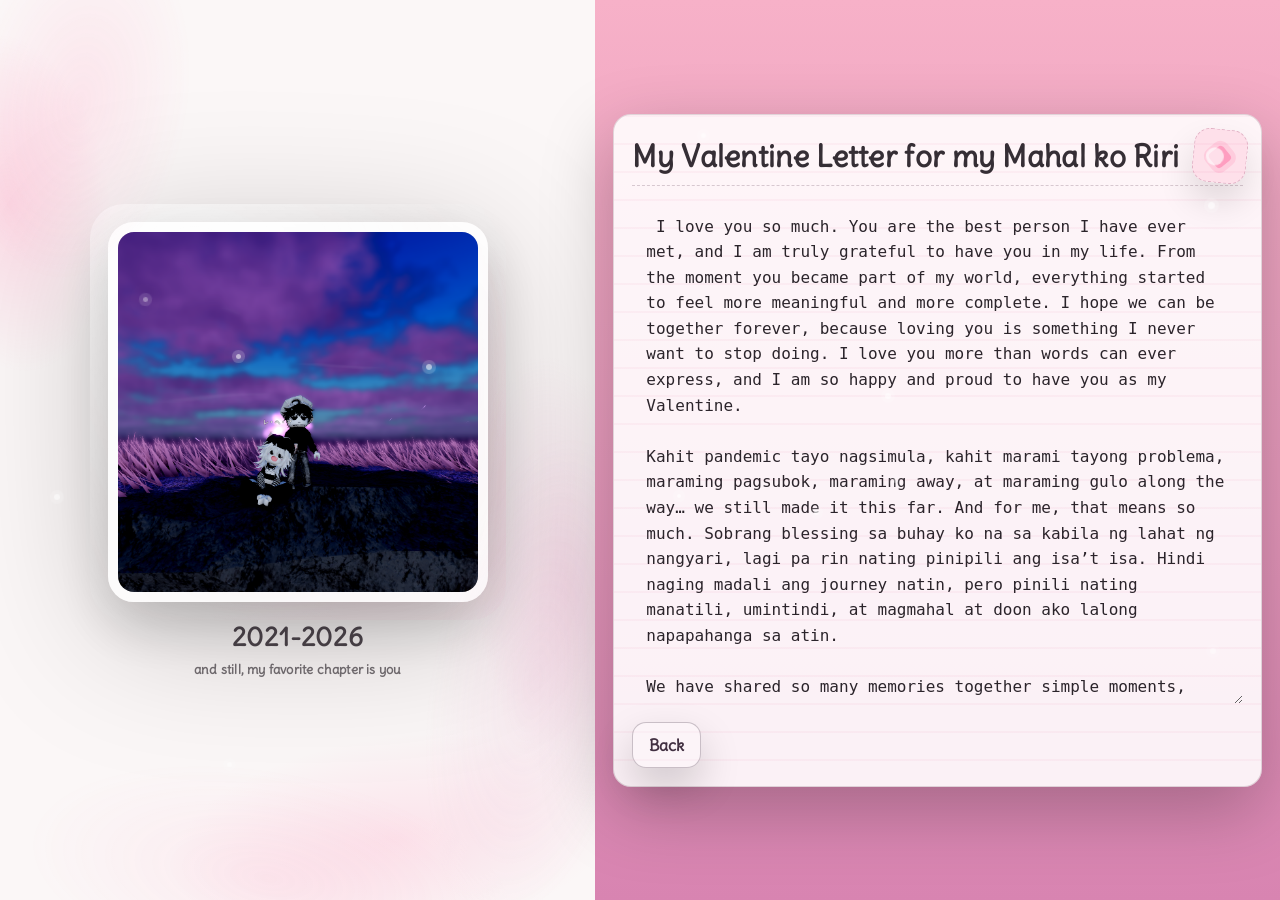
<file: valentines.html>
<!doctype html>
<html lang="en">
  <head>
    <meta charset="UTF-8" />
    <meta name="viewport" content="width=device-width, initial-scale=1.0" />
    <title>Valentine’s Letter</title>
     <meta name="theme-color" content="#ff4d8d" />
    <link rel="preconnect" href="https://fonts.gstatic.com" crossorigin />
    <link href="https://fonts.googleapis.com/css2?family=Delius&display=swap" rel="stylesheet" />
    <link rel="stylesheet" href="theme.css" />
    <style>
      :root {
        --pink1: #f7b1c8;
        --pink2: #d884b1;
        --cream: #fbf7f7;
        --ink: rgba(25, 18, 25, 0.88);
        --muted: rgba(25, 18, 25, 0.62);
      }

      * {
        box-sizing: border-box;
      }

      html,
      body {
        height: 100%;
      }

      body {
        margin: 0;
        font-family: Delius, system-ui, -apple-system, Segoe UI, Roboto, Arial, sans-serif;
        color: var(--ink);
        background:
          radial-gradient(900px 600px at 25% 10%, rgba(255, 255, 255, 0.28), transparent 56%),
          radial-gradient(900px 600px at 80% 35%, rgba(255, 255, 255, 0.18), transparent 58%),
          linear-gradient(180deg, var(--pink1), var(--pink2));
      }

      .page {
        min-height: 100svh;
        display: grid;
        grid-template-columns: 1fr 1.15fr;
      }

      /* Left */
      .left {
        background: var(--cream);
        position: relative;
        display: grid;
        place-items: center;
        overflow: hidden;
      }

      .left::before,
      .left::after {
        content: "";
        position: absolute;
        inset: -120px;
        background:
          radial-gradient(closest-side at 20% 25%, rgba(255, 77, 141, 0.18), transparent 60%),
          radial-gradient(closest-side at 80% 65%, rgba(216, 132, 177, 0.22), transparent 58%),
          radial-gradient(closest-side at 55% 85%, rgba(255, 116, 166, 0.16), transparent 60%);
        transform: rotate(-8deg);
      }

      .left::after {
        inset: -160px;
        opacity: 0.6;
        transform: rotate(10deg);
      }

      .left-inner {
        position: relative;
        width: min(560px, 92%);
        text-align: center;
        padding: 34px 18px;
      }

      .photo {
        width: min(380px, 84vw);
        aspect-ratio: 1 / 1;
        object-fit: cover;
        border-radius: 26px;
        border: 10px solid rgba(255, 255, 255, 0.85);
        box-shadow: 0 22px 55px rgba(0, 0, 0, 0.18);
        display: block;
        margin: 0 auto;
        transform: translateY(10px) rotate(-0.4deg);
        opacity: 0;
        animation: floatIn 720ms cubic-bezier(0.2, 0.8, 0.2, 1) forwards;
      }

      .photo::selection {
        background: rgba(255, 77, 141, 0.18);
      }

      @keyframes floatIn {
        to {
          transform: translateY(0) rotate(0deg);
          opacity: 1;
        }
      }

      .photo-wrap {
        position: relative;
        width: min(380px, 84vw);
        margin: 0 auto;
        filter: drop-shadow(0 26px 70px rgba(0, 0, 0, 0.22));
        animation: slowSway 3.8s ease-in-out infinite;
      }

      @keyframes slowSway {
        0% {
          transform: rotate(-0.4deg) translateY(0);
        }
        50% {
          transform: rotate(0.7deg) translateY(-3px);
        }
        100% {
          transform: rotate(-0.4deg) translateY(0);
        }
      }

      .photo-wrap::before {
        content: "";
        position: absolute;
        inset: -18px;
        border-radius: 34px;
        background:
          radial-gradient(circle at 25% 18%, rgba(255, 255, 255, 0.85), rgba(255, 255, 255, 0.14) 58%, transparent 78%),
          radial-gradient(circle at 70% 60%, rgba(255, 77, 141, 0.16), transparent 62%);
        opacity: 0.8;
        pointer-events: none;
      }

      .years {
        margin: 18px 0 0;
        font-size: clamp(18px, 2.2vw, 26px);
        letter-spacing: 0.8px;
        color: rgba(25, 18, 25, 0.78);
        font-weight: 700;
        opacity: 0;
        transform: translateY(8px);
        animation: floatIn 680ms cubic-bezier(0.2, 0.8, 0.2, 1) 180ms forwards;
      }

      .years small {
        display: block;
        margin-top: 8px;
        color: rgba(25, 18, 25, 0.6);
        font-weight: 900;
        letter-spacing: 0.2px;
        font-size: 13px;
      }

      /* Right */
      .right {
        background: linear-gradient(180deg, var(--pink1), var(--pink2));
        display: grid;
        place-items: center;
        padding: 28px 18px;
      }

      .paper {
        width: min(720px, 100%);
        background: rgba(255, 255, 255, 0.88);
        border: 1px solid rgba(60, 20, 45, 0.15);
        border-radius: 18px;
        box-shadow: 0 24px 70px rgba(0, 0, 0, 0.25);
        padding: 22px 18px 18px;
        position: relative;
        transform: translateY(12px);
        opacity: 0;
        animation: paperIn 720ms cubic-bezier(0.2, 0.85, 0.2, 1) 80ms forwards;
      }

      @keyframes paperIn {
        to {
          transform: translateY(0);
          opacity: 1;
        }
      }

      .paper .stamp {
        position: absolute;
        right: 14px;
        top: 14px;
        width: 54px;
        height: 54px;
        border-radius: 16px;
        background: rgba(255, 77, 141, 0.12);
        border: 1px dashed rgba(140, 40, 85, 0.25);
        box-shadow: 0 18px 34px rgba(0, 0, 0, 0.12);
        transform: rotate(6deg);
      }

      .paper .stamp::before {
        content: "";
        position: absolute;
        left: 50%;
        top: 50%;
        width: 18px;
        height: 18px;
        transform: translate(-50%, -45%) rotate(45deg);
        border-radius: 4px;
        background: rgba(255, 77, 141, 0.45);
        box-shadow: 0 0 0 5px rgba(255, 77, 141, 0.14);
      }

      .paper .stamp::after {
        content: "";
        position: absolute;
        left: 50%;
        top: 50%;
        width: 18px;
        height: 18px;
        transform: translate(-78%, -45%);
        border-radius: 999px;
        background: rgba(255, 255, 255, 0.75);
        opacity: 0.9;
        filter: blur(0.1px);
      }

      .paper::before {
        content: "";
        position: absolute;
        inset: 0;
        border-radius: 18px;
        background: repeating-linear-gradient(
          to bottom,
          rgba(225, 90, 140, 0.08),
          rgba(225, 90, 140, 0.08) 2px,
          transparent 2px,
          transparent 28px
        );
        pointer-events: none;
        opacity: 0.7;
      }

      .paper-head {
        position: relative;
        display: flex;
        align-items: baseline;
        justify-content: space-between;
        gap: 12px;
        padding-bottom: 10px;
        border-bottom: 1px dashed rgba(60, 20, 45, 0.2);
      }

      .paper-title {
        margin: 0;
        font-size: clamp(20px, 2.6vw, 30px);
        letter-spacing: 0.3px;
      }

      .paper-sub {
        margin: 0;
        color: var(--muted);
        font-size: 14px;
      }

      .message {
        position: relative;
        width: 100%;
        margin-top: 14px;
        min-height: min(56vh, 560px);
        resize: vertical;
        border: none;
        outline: none;
        border-radius: 14px;
        padding: 14px 14px;
        background: rgba(255, 255, 255, 0.0);
        color: rgba(25, 18, 25, 0.92);
        font-size: 16px;
        line-height: 1.6;
      }

      .message[readonly] {
        cursor: default;
      }

      .message:focus {
        box-shadow: 0 0 0 4px rgba(255, 77, 141, 0.22);
        background: rgba(255, 255, 255, 0.18);
      }

      .footer {
        position: relative;
        display: flex;
        justify-content: space-between;
        align-items: center;
        gap: 12px;
        margin-top: 14px;
      }

      .btn {
        font-weight: 900;
      }

      .note {
        color: rgba(40, 20, 40, 0.62);
        font-size: 13px;
        font-weight: 900;
      }

      @media (max-width: 920px) {
        .page {
          grid-template-columns: 1fr;
        }
      }
    </style>
  </head>
  <body data-vfx="sparkles" data-vfx-count="12" data-theme-ready="0">
    <main class="page" role="main">
      <section class="left" aria-label="Photo and years">
        <div class="left-inner">
          <div class="photo-wrap" aria-label="Our photo">
            <img
              class="photo"
              src="image/RobloxScreenShot20260213_161850340.png"
              alt="Valentine picture"
              loading="eager"
            />
          </div>
          <div class="years">
            2021-2026
            <small>and still, my favorite chapter is you</small>
          </div>
        </div>
      </section>

      <section class="right" aria-label="Love letter">
        <div class="paper">
          <div class="stamp" aria-hidden="true"></div>
          <div class="paper-head">
            <h1 class="paper-title">My Valentine Letter for my Mahal ko Riri</h1>
            <p class="paper-sub"></p>
          </div>

          <textarea class="message" aria-label="Love message" readonly>
 I love you so much. You are the best person I have ever met, and I am truly grateful to have you in my life. From the moment you became part of my world, everything started to feel more meaningful and more complete. I hope we can be together forever, because loving you is something I never want to stop doing. I love you more than words can ever express, and I am so happy and proud to have you as my Valentine.

Kahit pandemic tayo nagsimula, kahit marami tayong problema, maraming pagsubok, maraming away, at maraming gulo along the way… we still made it this far. And for me, that means so much. Sobrang blessing sa buhay ko na sa kabila ng lahat ng nangyari, lagi pa rin nating pinipili ang isa’t isa. Hindi naging madali ang journey natin, pero pinili nating manatili, umintindi, at magmahal at doon ako lalong napapahanga sa atin.

We have shared so many memories together simple moments, happy times, even difficult days and I cherish all of them because kasama kita. We continue to grow, to learn, and to understand each other more. Even after all these years, I still find myself falling in love with you again and again. Hindi nauubos yung nararamdaman ko para sa’yo. If anything, it becomes deeper and stronger as time goes by.

I want you to know that I am always committed to you. I will keep choosing you not just today, not just on Valentine’s Day, but every day. You are very important to me, and I truly appreciate everything about you your kindness, your strength, your imperfections, your real self. We accept each other for who we are, with all our flaws and imperfections, and that kind of love is something I will always treasure.

Thank you for staying. Thank you for loving me. Thank you for being you.

From mid 2021 until now… and for all the days still to come… I am grateful it’s you.

As always, I love you so much from the bottom of my heart.
Mahal na mahal kita, Riri. ❤️

Happy Valentine’s Day and Happy Anniversary to us.
          </textarea>

          <div class="footer">
            <a class="v-btn btn" href="anniversary.html">Back</a>
            <div class="note"></div>
          </div>
        </div>
      </section>
    </main>

    <script src="theme.js"></script>
  </body>
</html>
</file>
<file: theme.css>
:root{
  --v-bg-0:#07030a;
  --v-bg-1:#12061a;
  --v-pink-1:#ff77b8;
  --v-pink-2:#d884b1;
  --v-rose:#ff4d8d;
  --v-cream:#fff7fb;
  --v-ink:rgba(22,14,22,.92);
  --v-muted:rgba(22,14,22,.62);
  --v-stroke:rgba(60,20,45,.18);
  --v-glass:rgba(255,255,255,.18);
  --v-paper:rgba(255,255,255,.86);
  --v-shadow:0 28px 80px rgba(0,0,0,.25);
  --v-shadow-soft:0 18px 40px rgba(0,0,0,.18);
  --v-radius-xl:26px;
  --v-radius-lg:22px;
  --v-radius-md:16px;
  --v-ring:rgba(255,77,141,.35);
  --v-ease:cubic-bezier(.2,.7,.2,1);
}

*{box-sizing:border-box}
html,body{height:100%}

body{
  margin:0;
  color:var(--v-ink);
  font-family:Delius,system-ui,-apple-system,Segoe UI,Roboto,Arial,sans-serif;
  background:radial-gradient(1200px 700px at 15% 10%,rgba(255,119,184,.16),transparent 55%),
             radial-gradient(900px 600px at 85% 35%,rgba(216,132,177,.16),transparent 56%),
             linear-gradient(180deg,var(--v-bg-1),var(--v-bg-0));
  overflow-x:hidden;
}

/* Soft animated glow layer */
body::before,
body::after{
  content:"";
  position:fixed;
  inset:-220px;
  pointer-events:none;
  z-index:-1;
  background:
    radial-gradient(closest-side at 20% 25%,rgba(255,77,141,.18),transparent 62%),
    radial-gradient(closest-side at 80% 60%,rgba(216,132,177,.16),transparent 62%),
    radial-gradient(closest-side at 50% 95%,rgba(255,119,184,.14),transparent 64%);
  filter:blur(0px);
  transform:translate3d(0,0,0) rotate(-6deg);
  opacity:.9;
  animation:v-glow 14s var(--v-ease) infinite;
}
body::after{
  opacity:.55;
  transform:translate3d(0,0,0) rotate(8deg);
  animation-duration:18s;
}

@keyframes v-glow{
  0%{transform:translate3d(0,0,0) rotate(-6deg) scale(1)}
  50%{transform:translate3d(0,-10px,0) rotate(-2deg) scale(1.02)}
  100%{transform:translate3d(0,0,0) rotate(-6deg) scale(1)}
}

/* Reduce expensive background glow animation on low-quality devices */
body[data-vfx-quality="low"]::before,
body[data-vfx-quality="low"]::after{
  animation:none;
  opacity:.55;
}

/* Page fade-in/out */
body[data-theme-ready="0"]{opacity:0}
body[data-theme-ready="1"]{
  opacity:1;
  transition:opacity 420ms var(--v-ease);
}
body.is-leaving{
  opacity:0;
  transition:opacity 260ms var(--v-ease);
}

/* Shared layout helpers */
.v-page{
  position:relative;
  z-index:1;
  min-height:100svh;
  padding:26px 18px 44px;
}

.v-container{width:min(1100px,100%);margin:0 auto}

.v-panel{
  background:var(--v-glass);
  border:1px solid rgba(255,255,255,.22);
  border-radius:var(--v-radius-lg);
  box-shadow:var(--v-shadow);
  backdrop-filter:blur(8px);
  overflow:hidden;
}

.v-paper{
  background:var(--v-paper);
  border:1px solid rgba(40,20,40,.15);
  border-radius:var(--v-radius-lg);
  box-shadow:var(--v-shadow);
  position:relative;
  overflow:hidden;
}

.v-paper.lines::before{
  content:"";
  position:absolute;
  inset:0;
  border-radius:inherit;
  background:repeating-linear-gradient(to bottom,rgba(225,90,140,.085),rgba(225,90,140,.085) 2px,transparent 2px,transparent 28px);
  opacity:.68;
  pointer-events:none;
}

.v-title{
  margin:0;
  font-size:clamp(26px,4.1vw,54px);
  letter-spacing:.2px;
  text-shadow:0 14px 40px rgba(0,0,0,.18);
}

.v-subtitle{
  margin:6px 0 0;
  color:rgba(255,255,255,.88);
  font-weight:800;
  letter-spacing:.35px;
}

.v-btn,
a.v-btn,
button.v-btn{
  display:inline-flex;
  align-items:center;
  justify-content:center;
  padding:12px 16px;
  border-radius:14px;
  border:1px solid rgba(40,20,40,.24);
  background:rgba(255,255,255,.25);
  color:rgba(40,20,40,.88);
  font-weight:900;
  text-decoration:none;
  box-shadow:var(--v-shadow-soft);
  cursor:pointer;
  user-select:none;
  transform:translate3d(0,0,0);
  transition:transform 160ms var(--v-ease),background 160ms var(--v-ease),box-shadow 160ms var(--v-ease);
}

.v-btn:hover{background:rgba(255,255,255,.33);transform:translateY(-1px)}
.v-btn:active{transform:translateY(0)}
.v-btn.primary{
  background:rgba(255,255,255,.36);
  border-color:rgba(255,255,255,.56);
  animation:v-pulse 1.9s ease-in-out infinite;
}
@keyframes v-pulse{
  0%{transform:translateY(0);box-shadow:var(--v-shadow-soft)}
  50%{transform:translateY(-2px);box-shadow:0 22px 54px rgba(0,0,0,.22)}
  100%{transform:translateY(0);box-shadow:var(--v-shadow-soft)}
}

:where(a,button,input,textarea):focus-visible{outline:none;box-shadow:0 0 0 4px var(--v-ring)}

/* VFX layer - generated by theme.js */
.vfx{
  position:fixed;
  inset:0;
  pointer-events:none;
  overflow:hidden;
  /*
    Keep effects visible even on pages with opaque panels.
    Content can still be interacted with because pointer-events are disabled.
  */
  z-index:2;
  contain:layout paint style;
}

/* Ensure page content sits under the VFX layer */
.page,
main{
  position:relative;
  z-index:1;
}

.vfx__p{
  position:absolute;
  left:calc(var(--x) * 1%);
  top:110vh;
  width:calc(var(--s) * 1px);
  height:calc(var(--s) * 1px);
  opacity:calc(var(--o) + 0.12);
  filter:drop-shadow(0 10px 12px rgba(0,0,0,.14));
  transform:translate3d(0,0,0) rotate(var(--r0));
  animation:v-rise var(--d) linear infinite;
  animation-delay:var(--delay);
  will-change:transform;
}

@keyframes v-rise{
  to{transform:translate3d(calc(var(--drift) * 1px),-145vh,0) rotate(var(--r1))}
}

.vfx[data-type="hearts"] .vfx__p{
  transform:rotate(45deg);
}
.vfx[data-type="hearts"] .vfx__p::before,
.vfx[data-type="hearts"] .vfx__p::after{
  content:"";
  position:absolute;
  width:100%;
  height:100%;
  border-radius:999px;
  background:rgba(255,255,255,.78);
}
.vfx[data-type="hearts"] .vfx__p::before{left:-50%;top:0}
.vfx[data-type="hearts"] .vfx__p::after{left:0;top:-50%}
.vfx[data-type="hearts"] .vfx__p > span{
  position:absolute;
  inset:0;
  background:rgba(255,77,141,.62);
  border-radius:3px;
}

.vfx[data-type="sparkles"] .vfx__p{
  border-radius:999px;
  background:rgba(255,255,255,.78);
  box-shadow:0 0 0 4px rgba(255,255,255,.22),0 0 26px rgba(255,255,255,.26);
  animation-name:v-bob;
  top:calc(var(--y) * 1%);
}
@keyframes v-bob{
  0%{transform:translate3d(var(--dx, 0px),0,0) scale(.92);opacity:.55}
  50%{transform:translate3d(calc(var(--dx, 0px) * -1),-22px,0) scale(1.06);opacity:1}
  100%{transform:translate3d(var(--dx, 0px),0,0) scale(.92);opacity:.55}
}

.vfx[data-type="petals"] .vfx__p{
  border-radius:4px 12px 12px 12px;
  background:rgba(255,255,255,.72);
  box-shadow:0 18px 30px rgba(0,0,0,.12);
}

/* Lower-cost rendering when quality is reduced */
.vfx[data-quality="low"] .vfx__p{
  filter:none;
}

.vfx[data-type="confetti"] .vfx__p{
  border-radius:2px;
  background:var(--c);
  animation-name:v-fall;
  top:-12vh;
}
@keyframes v-fall{
  to{transform:translate3d(calc(var(--drift) * 1px),120vh,0) rotate(360deg)}
}

/* Respect reduced motion */
@media (prefers-reduced-motion: reduce){
  /* Respect reduced motion ONLY when not forcing animations */
  body:not([data-motion="force"]) *{
    animation-duration:.001ms !important;
    animation-iteration-count:1 !important;
    transition-duration:.001ms !important;
    scroll-behavior:auto !important;
  }
  body:not([data-motion="force"])::before,
  body:not([data-motion="force"])::after{
    animation:none !important;
  }
}
</file>
